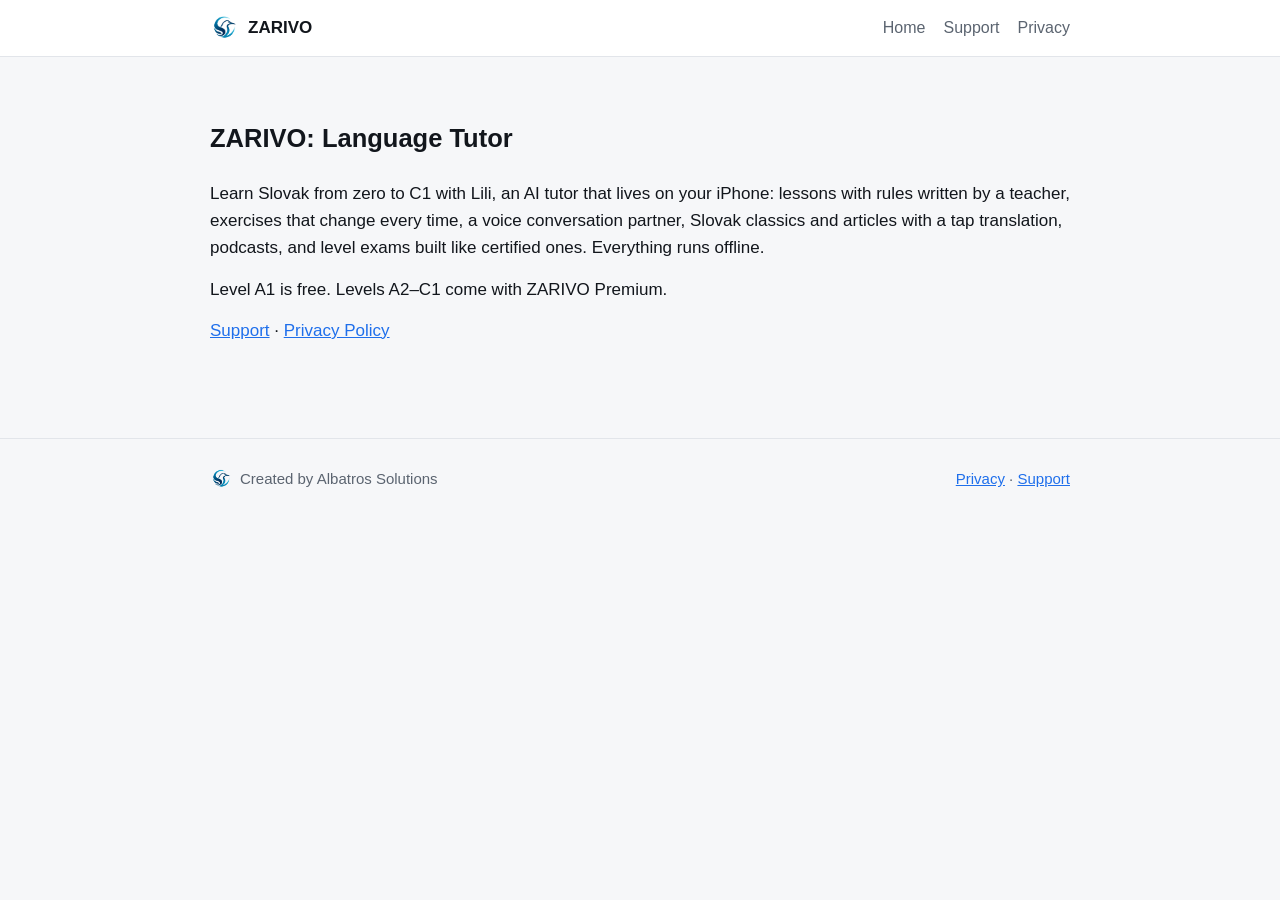
<file: index.html>
<!DOCTYPE html>
<html lang="en">
<head>
<meta charset="utf-8">
<meta name="viewport" content="width=device-width, initial-scale=1">
<title>ZARIVO: Language Tutor</title>
<meta name="description" content="Learn Slovak from zero to C1 with an AI tutor that runs on your iPhone.">
<link rel="stylesheet" href="styles.css">
<link rel="icon" href="AlbatrosMark.png">
</head>
<body>
<header class="site-header">
    <div class="wrap">
        <a class="brand" href="index.html"><img src="AlbatrosMark.png" alt="Albatros Solutions mark"><span>ZARIVO</span></a>
        <nav><a href="index.html">Home</a><a href="support.html">Support</a><a href="privacy.html">Privacy</a></nav>
    </div>
</header>
<main class="wrap legal">
<section>
<h1>ZARIVO: Language Tutor</h1>
<p>Learn Slovak from zero to C1 with Lili, an AI tutor that lives on your iPhone: lessons with rules written by a
teacher, exercises that change every time, a voice conversation partner, Slovak classics and articles with a tap
translation, podcasts, and level exams built like certified ones. Everything runs offline.</p>
<p>Level A1 is free. Levels A2–C1 come with ZARIVO Premium.</p>
<p><a href="support.html">Support</a> · <a href="privacy.html">Privacy Policy</a></p>
</section>
</main>
<footer class="site-footer">
    <div class="wrap">
        <span class="credit"><img src="AlbatrosMark.png" alt="">Created by Albatros Solutions</span>
        <span><a href="privacy.html">Privacy</a> · <a href="support.html">Support</a></span>
    </div>
</footer>
</body>
</html>
</file>
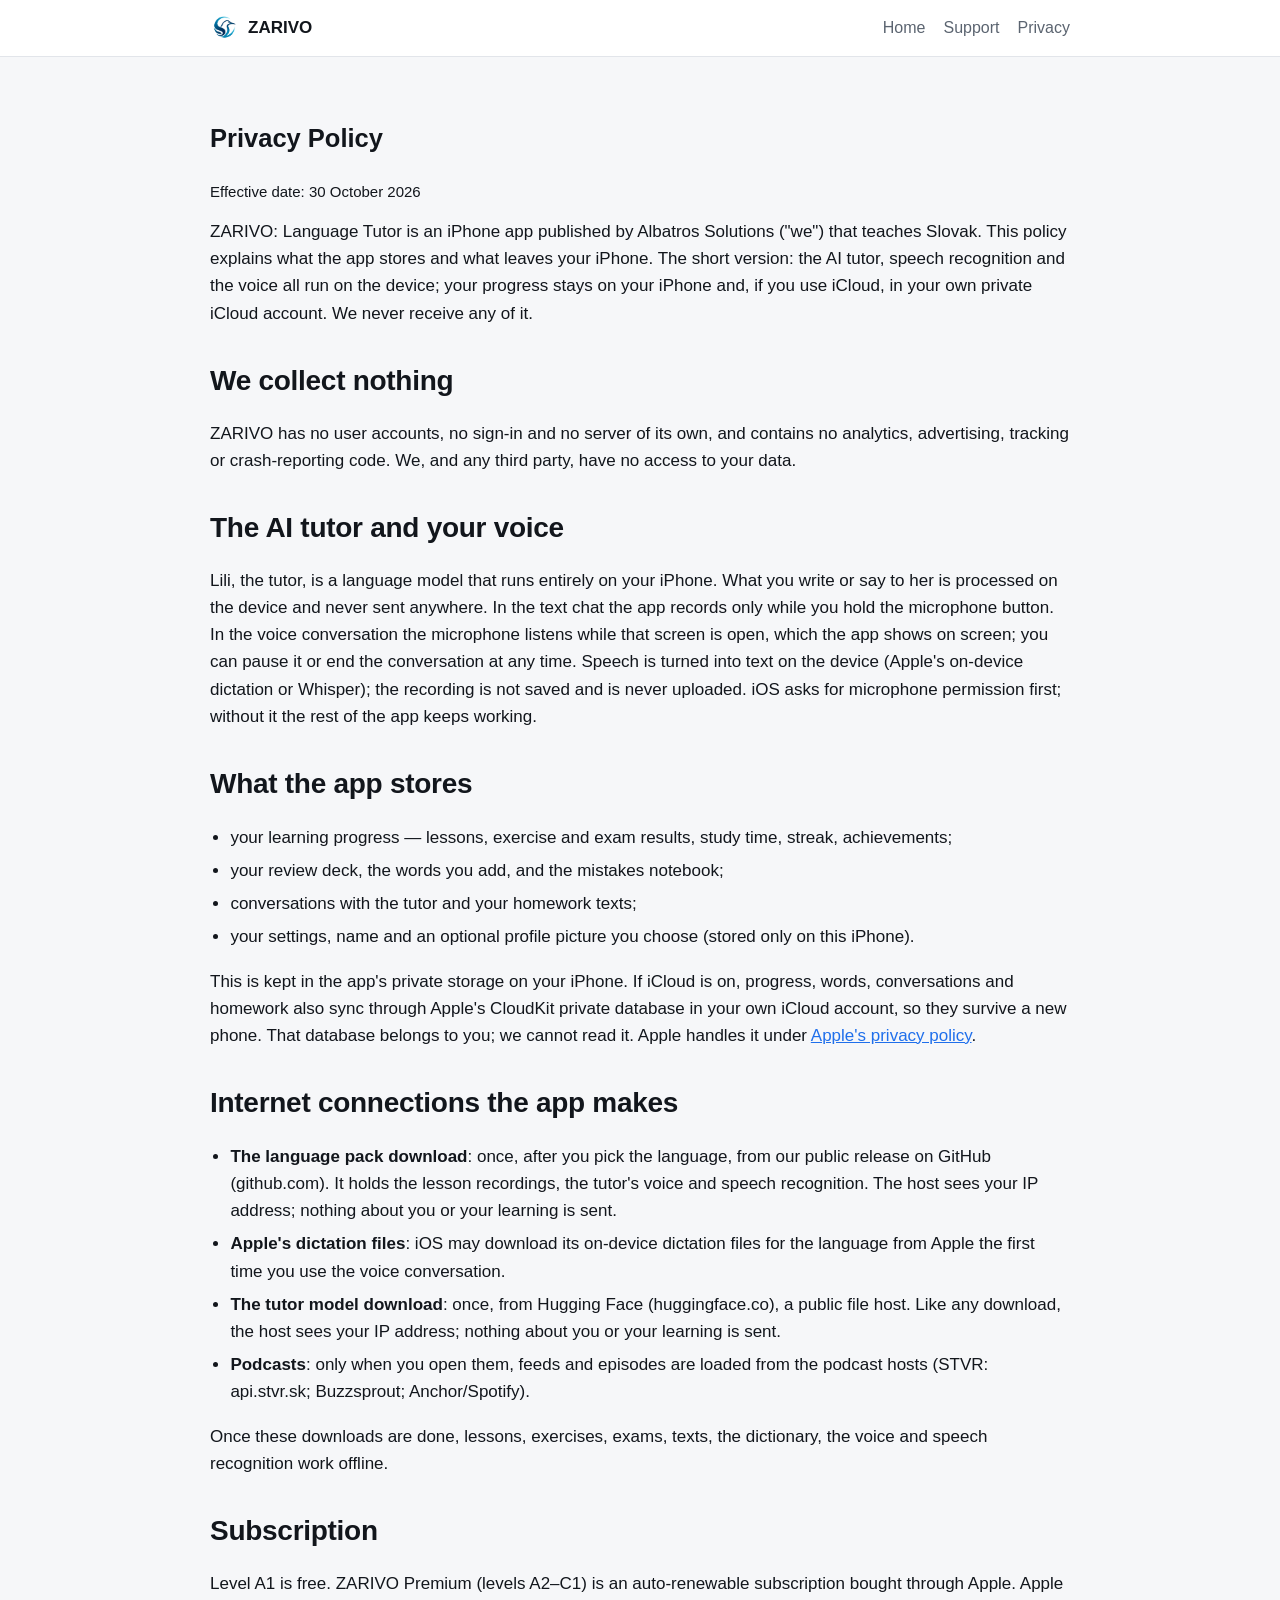
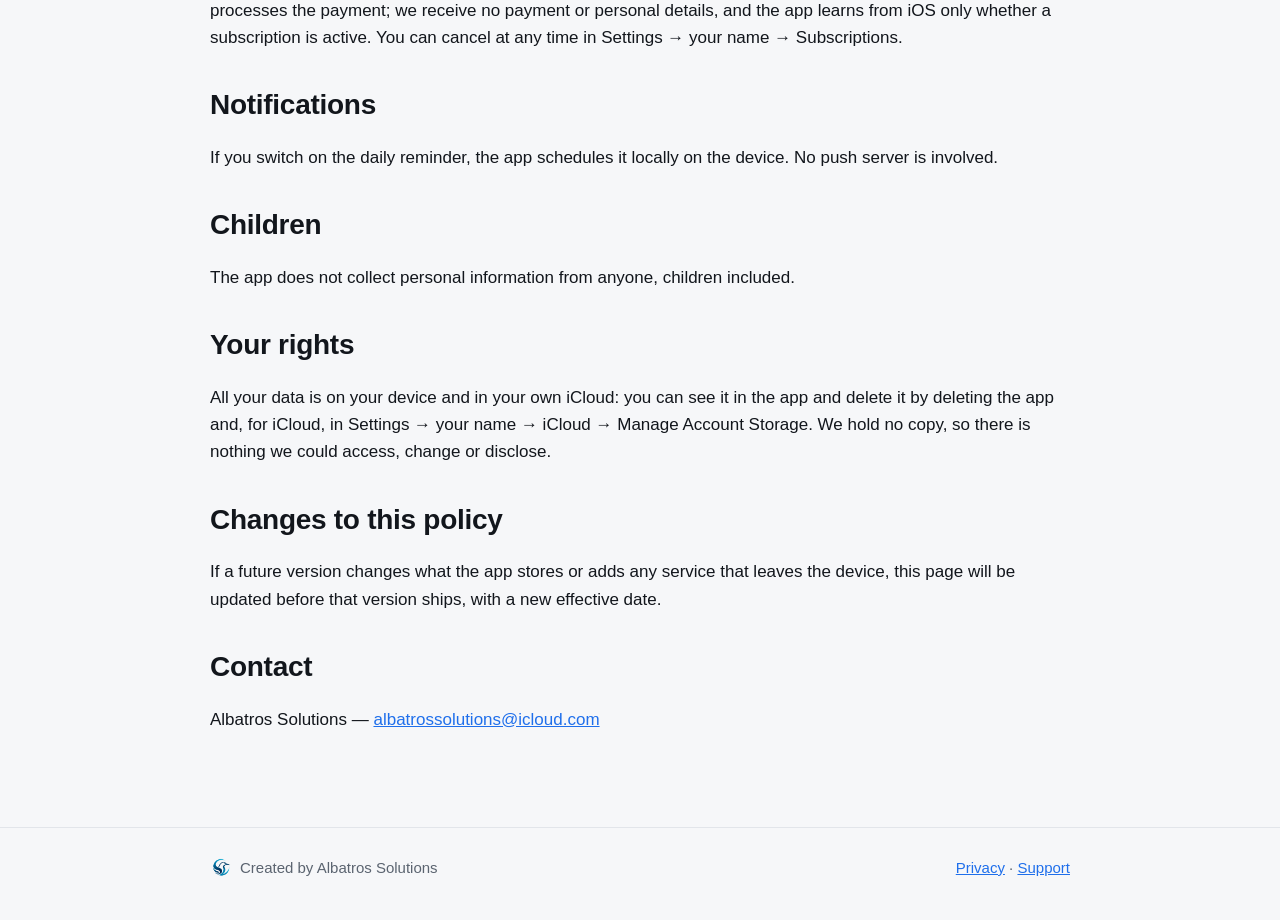
<file: privacy.html>
<!DOCTYPE html>
<html lang="en">
<head>
<meta charset="utf-8">
<meta name="viewport" content="width=device-width, initial-scale=1">
<title>Privacy Policy — ZARIVO</title>
<meta name="description" content="ZARIVO's privacy policy: the tutor, speech recognition and your progress stay on your iPhone and in your own iCloud. We collect nothing.">
<link rel="stylesheet" href="styles.css">
<link rel="icon" href="AlbatrosMark.png">
</head>
<body>
<header class="site-header">
    <div class="wrap">
        <a class="brand" href="index.html"><img src="AlbatrosMark.png" alt="Albatros Solutions mark"><span>ZARIVO</span></a>
        <nav><a href="index.html">Home</a><a href="support.html">Support</a><a href="privacy.html">Privacy</a></nav>
    </div>
</header>
<main class="wrap legal">
<section>
<h1>Privacy Policy</h1>
<p class="effective">Effective date: 30 October 2026</p>
<p>ZARIVO: Language Tutor is an iPhone app published by Albatros Solutions ("we") that teaches Slovak. This policy
explains what the app stores and what leaves your iPhone. The short version: the AI tutor, speech recognition and
the voice all run on the device; your progress stays on your iPhone and, if you use iCloud, in your own private
iCloud account. We never receive any of it.</p>

<h2>We collect nothing</h2>
<p>ZARIVO has no user accounts, no sign-in and no server of its own, and contains no analytics, advertising,
tracking or crash-reporting code. We, and any third party, have no access to your data.</p>

<h2>The AI tutor and your voice</h2>
<p>Lili, the tutor, is a language model that runs entirely on your iPhone. What you write or say to her is processed
on the device and never sent anywhere. In the text chat the app records only while you hold the microphone button.
In the voice conversation the microphone listens while that screen is open, which the app shows on screen; you can
pause it or end the conversation at any time. Speech is turned into text on the device (Apple's on-device dictation
or Whisper); the recording is not saved and is never uploaded. iOS asks for microphone permission first; without it
the rest of the app keeps working.</p>

<h2>What the app stores</h2>
<ul>
<li>your learning progress — lessons, exercise and exam results, study time, streak, achievements;</li>
<li>your review deck, the words you add, and the mistakes notebook;</li>
<li>conversations with the tutor and your homework texts;</li>
<li>your settings, name and an optional profile picture you choose (stored only on this iPhone).</li>
</ul>
<p>This is kept in the app's private storage on your iPhone. If iCloud is on, progress, words, conversations and
homework also sync through Apple's CloudKit private database in your own iCloud account, so they survive a new
phone. That database belongs to you; we cannot read it. Apple handles it under
<a href="https://www.apple.com/legal/privacy/">Apple's privacy policy</a>.</p>

<h2>Internet connections the app makes</h2>
<ul>
<li><strong>The language pack download</strong>: once, after you pick the language, from our public release on
GitHub (github.com). It holds the lesson recordings, the tutor's voice and speech recognition. The host sees your IP
address; nothing about you or your learning is sent.</li>
<li><strong>Apple's dictation files</strong>: iOS may download its on-device dictation files for the language from
Apple the first time you use the voice conversation.</li>
<li><strong>The tutor model download</strong>: once, from Hugging Face (huggingface.co), a public file host. Like any
download, the host sees your IP address; nothing about you or your learning is sent.</li>
<li><strong>Podcasts</strong>: only when you open them, feeds and episodes are loaded from the podcast hosts
(STVR: api.stvr.sk; Buzzsprout; Anchor/Spotify).</li>
</ul>
<p>Once these downloads are done, lessons, exercises, exams, texts, the dictionary, the voice and speech recognition
work offline.</p>

<h2>Subscription</h2>
<p>Level A1 is free. ZARIVO Premium (levels A2–C1) is an auto-renewable subscription bought through Apple. Apple
processes the payment; we receive no payment or personal details, and the app learns from iOS only whether a
subscription is active. You can cancel at any time in Settings → your name → Subscriptions.</p>

<h2>Notifications</h2>
<p>If you switch on the daily reminder, the app schedules it locally on the device. No push server is involved.</p>

<h2>Children</h2>
<p>The app does not collect personal information from anyone, children included.</p>

<h2>Your rights</h2>
<p>All your data is on your device and in your own iCloud: you can see it in the app and delete it by deleting the
app and, for iCloud, in Settings → your name → iCloud → Manage Account Storage. We hold no copy, so there is nothing
we could access, change or disclose.</p>

<h2>Changes to this policy</h2>
<p>If a future version changes what the app stores or adds any service that leaves the device, this page will be
updated before that version ships, with a new effective date.</p>

<h2>Contact</h2>
<p>Albatros Solutions — <a href="mailto:albatrossolutions@icloud.com">albatrossolutions@icloud.com</a></p>
</section>
</main>
<footer class="site-footer">
    <div class="wrap">
        <span class="credit"><img src="AlbatrosMark.png" alt="">Created by Albatros Solutions</span>
        <span><a href="privacy.html">Privacy</a> · <a href="support.html">Support</a></span>
    </div>
</footer>
</body>
</html>
</file>
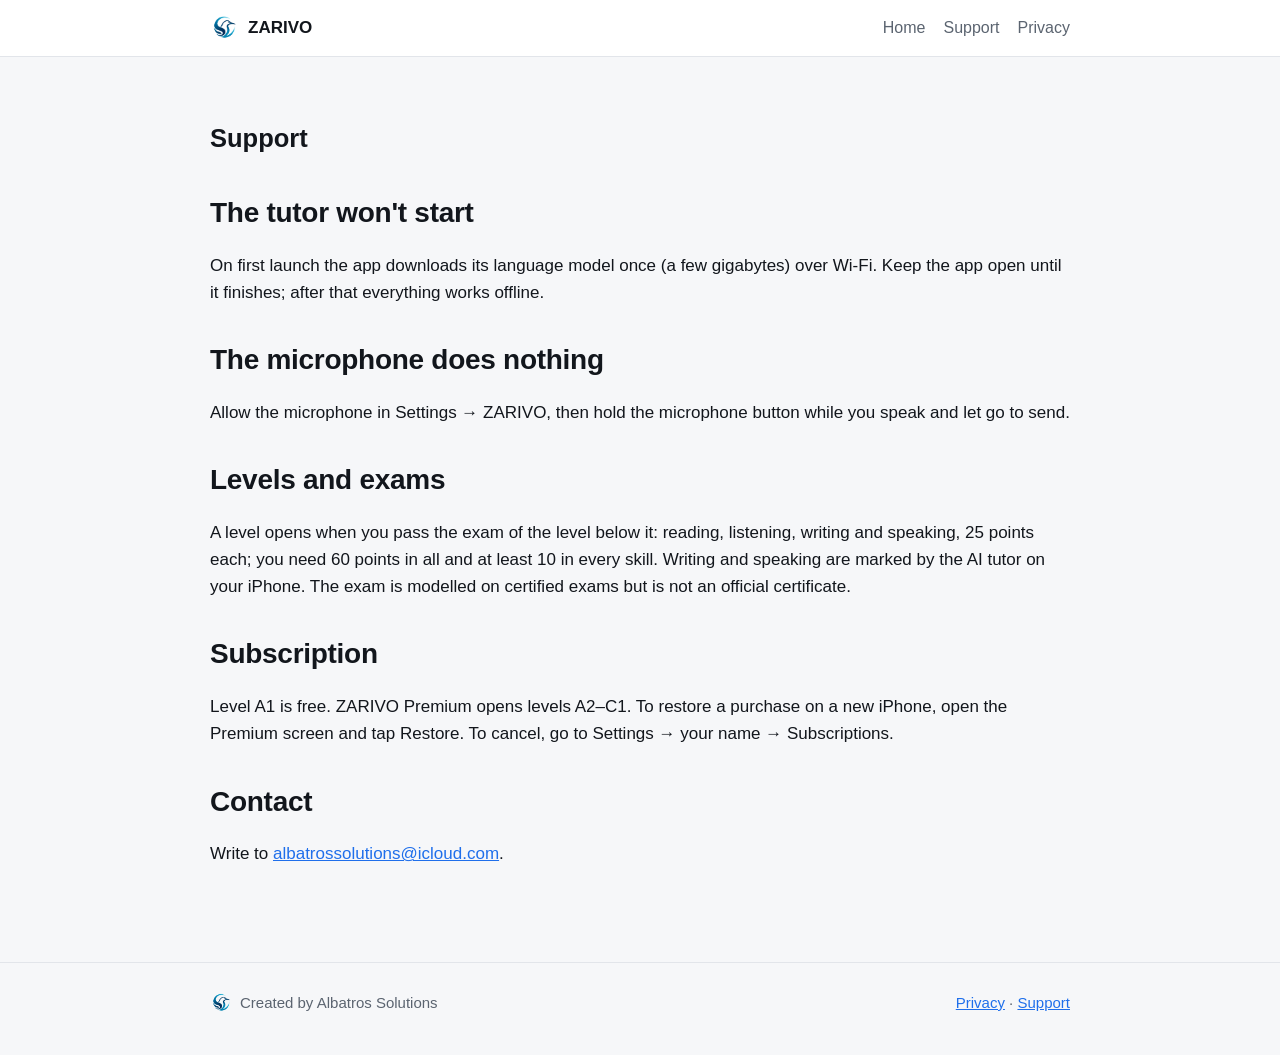
<file: support.html>
<!DOCTYPE html>
<html lang="en">
<head>
<meta charset="utf-8">
<meta name="viewport" content="width=device-width, initial-scale=1">
<title>Support — ZARIVO</title>
<meta name="description" content="Help with ZARIVO: Language Tutor.">
<link rel="stylesheet" href="styles.css">
<link rel="icon" href="AlbatrosMark.png">
</head>
<body>
<header class="site-header">
    <div class="wrap">
        <a class="brand" href="index.html"><img src="AlbatrosMark.png" alt="Albatros Solutions mark"><span>ZARIVO</span></a>
        <nav><a href="index.html">Home</a><a href="support.html">Support</a><a href="privacy.html">Privacy</a></nav>
    </div>
</header>
<main class="wrap legal">
<section>
<h1>Support</h1>
<h2>The tutor won't start</h2>
<p>On first launch the app downloads its language model once (a few gigabytes) over Wi-Fi. Keep the app open until it
finishes; after that everything works offline.</p>
<h2>The microphone does nothing</h2>
<p>Allow the microphone in Settings → ZARIVO, then hold the microphone button while you speak and let go to send.</p>
<h2>Levels and exams</h2>
<p>A level opens when you pass the exam of the level below it: reading, listening, writing and speaking, 25 points
each; you need 60 points in all and at least 10 in every skill. Writing and speaking are marked by the AI tutor on
your iPhone. The exam is modelled on certified exams but is not an official certificate.</p>
<h2>Subscription</h2>
<p>Level A1 is free. ZARIVO Premium opens levels A2–C1. To restore a purchase on a new iPhone, open the Premium screen
and tap Restore. To cancel, go to Settings → your name → Subscriptions.</p>
<h2>Contact</h2>
<p>Write to <a href="mailto:albatrossolutions@icloud.com">albatrossolutions@icloud.com</a>.</p>
</section>
</main>
<footer class="site-footer">
    <div class="wrap">
        <span class="credit"><img src="AlbatrosMark.png" alt="">Created by Albatros Solutions</span>
        <span><a href="privacy.html">Privacy</a> · <a href="support.html">Support</a></span>
    </div>
</footer>
</body>
</html>
</file>
<file: styles.css>
/* CarLog website — single stylesheet, no external dependencies, no trackers. */

:root {
    color-scheme: light dark;

    --bg: #f6f7f9;
    --bg-elevated: #ffffff;
    --text: #12161c;
    --text-muted: #5b6470;
    --border: #e2e5ea;
    --accent: #1f6feb;
    --accent-soft: rgba(31, 111, 235, 0.10);
    --shadow: 0 1px 2px rgba(16, 24, 40, 0.06), 0 8px 24px rgba(16, 24, 40, 0.06);
    --radius: 16px;
    --maxw: 900px;
    --font: -apple-system, BlinkMacSystemFont, "SF Pro Text", "Segoe UI", Roboto,
        "Helvetica Neue", Arial, "Noto Sans", sans-serif;
}

@media (prefers-color-scheme: dark) {
    :root {
        --bg: #0e1116;
        --bg-elevated: #161b22;
        --text: #e8ecf1;
        --text-muted: #9aa4b2;
        --border: #262d36;
        --accent: #6aa8ff;
        --accent-soft: rgba(106, 168, 255, 0.12);
        --shadow: 0 1px 2px rgba(0, 0, 0, 0.5), 0 8px 24px rgba(0, 0, 0, 0.35);
    }
}

* { box-sizing: border-box; }

html { -webkit-text-size-adjust: 100%; scroll-behavior: smooth; }

body {
    margin: 0;
    padding: 0;
    background: var(--bg);
    color: var(--text);
    font-family: var(--font);
    font-size: 17px;
    line-height: 1.6;
    -webkit-font-smoothing: antialiased;
}

.wrap {
    max-width: var(--maxw);
    margin: 0 auto;
    padding: 0 20px;
}

/* Header ------------------------------------------------------------------ */

.site-header {
    border-bottom: 1px solid var(--border);
    background: var(--bg-elevated);
}

.site-header .wrap {
    display: flex;
    flex-wrap: wrap;
    gap: 12px;
    align-items: center;
    justify-content: space-between;
    padding-top: 14px;
    padding-bottom: 14px;
}

.brand {
    display: flex;
    align-items: center;
    gap: 10px;
    font-weight: 600;
    text-decoration: none;
    color: var(--text);
}

.brand img {
    width: 28px;
    height: 28px;
    object-fit: contain;
}

nav a {
    color: var(--text-muted);
    text-decoration: none;
    margin-left: 18px;
    font-size: 16px;
    transition: color 0.18s ease;
}

nav a:first-child { margin-left: 0; }
nav a:hover, nav a:focus-visible { color: var(--accent); }

/* Hero -------------------------------------------------------------------- */

.hero {
    padding: 64px 0 40px;
    text-align: center;
}

.hero h1 {
    font-size: clamp(2rem, 6vw, 3rem);
    line-height: 1.15;
    letter-spacing: -0.02em;
    margin: 0 0 12px;
}

.hero p.lede {
    font-size: clamp(1.05rem, 2.5vw, 1.25rem);
    color: var(--text-muted);
    max-width: 42ch;
    margin: 0 auto 28px;
}

.badge {
    display: inline-block;
    padding: 4px 12px;
    border-radius: 999px;
    background: var(--accent-soft);
    color: var(--accent);
    font-size: 14px;
    font-weight: 600;
    margin-bottom: 18px;
}

.button {
    display: inline-block;
    padding: 12px 22px;
    border-radius: 999px;
    background: var(--accent);
    color: #fff;
    font-weight: 600;
    text-decoration: none;
    transition: transform 0.18s ease, opacity 0.18s ease;
}

.button:hover, .button:focus-visible { transform: translateY(-1px); opacity: 0.92; }
.button.secondary {
    background: transparent;
    color: var(--accent);
    border: 1px solid var(--border);
}

/* Sections ---------------------------------------------------------------- */

section { padding: 40px 0; }

h2 {
    font-size: clamp(1.35rem, 3.5vw, 1.75rem);
    letter-spacing: -0.01em;
    margin: 0 0 16px;
}

h3 {
    font-size: 1.05rem;
    margin: 0 0 6px;
}

p { margin: 0 0 14px; }

a { color: var(--accent); }

ul { padding-left: 1.2em; }
li { margin-bottom: 6px; }

.grid {
    display: grid;
    grid-template-columns: repeat(auto-fit, minmax(240px, 1fr));
    gap: 16px;
}

.card {
    background: var(--bg-elevated);
    border: 1px solid var(--border);
    border-radius: var(--radius);
    padding: 20px;
    box-shadow: var(--shadow);
    transition: transform 0.2s ease, border-color 0.2s ease;
}

.card:hover { transform: translateY(-2px); border-color: var(--accent); }

.card p { color: var(--text-muted); margin: 0; font-size: 16px; }

/* Screenshots ------------------------------------------------------------- */

.shots {
    display: grid;
    grid-template-columns: repeat(auto-fit, minmax(200px, 1fr));
    gap: 16px;
}

.shot {
    aspect-ratio: 9 / 19.5;
    border: 1px dashed var(--border);
    border-radius: 24px;
    background: var(--bg-elevated);
    display: flex;
    align-items: center;
    justify-content: center;
    text-align: center;
    color: var(--text-muted);
    font-size: 14px;
    padding: 12px;
}

.shot img {
    width: 100%;
    height: 100%;
    object-fit: cover;
    border-radius: 24px;
}

/* FAQ --------------------------------------------------------------------- */

details {
    background: var(--bg-elevated);
    border: 1px solid var(--border);
    border-radius: var(--radius);
    padding: 14px 18px;
    margin-bottom: 12px;
    transition: border-color 0.2s ease;
}

details[open] { border-color: var(--accent); }

summary {
    cursor: pointer;
    font-weight: 600;
    list-style: none;
}

summary::-webkit-details-marker { display: none; }

summary::after {
    content: "+";
    float: right;
    color: var(--text-muted);
    font-weight: 400;
    transition: transform 0.2s ease;
}

details[open] summary::after { content: "–"; }

details p, details ul { margin-top: 10px; color: var(--text-muted); }

/* Legal text -------------------------------------------------------------- */

.legal h2 { margin-top: 32px; }
.legal p, .legal li { color: var(--text); }
.effective { color: var(--text-muted); font-size: 15px; }

/* Footer ------------------------------------------------------------------ */

.site-footer {
    border-top: 1px solid var(--border);
    margin-top: 40px;
    padding: 28px 0 40px;
    color: var(--text-muted);
    font-size: 15px;
}

.site-footer .wrap {
    display: flex;
    flex-wrap: wrap;
    gap: 12px;
    align-items: center;
    justify-content: space-between;
}

.credit { display: flex; align-items: center; gap: 8px; }
.credit img { width: 22px; height: 22px; object-fit: contain; }

@media (prefers-reduced-motion: reduce) {
    * {
        animation: none !important;
        transition: none !important;
        scroll-behavior: auto !important;
    }
}
</file>
